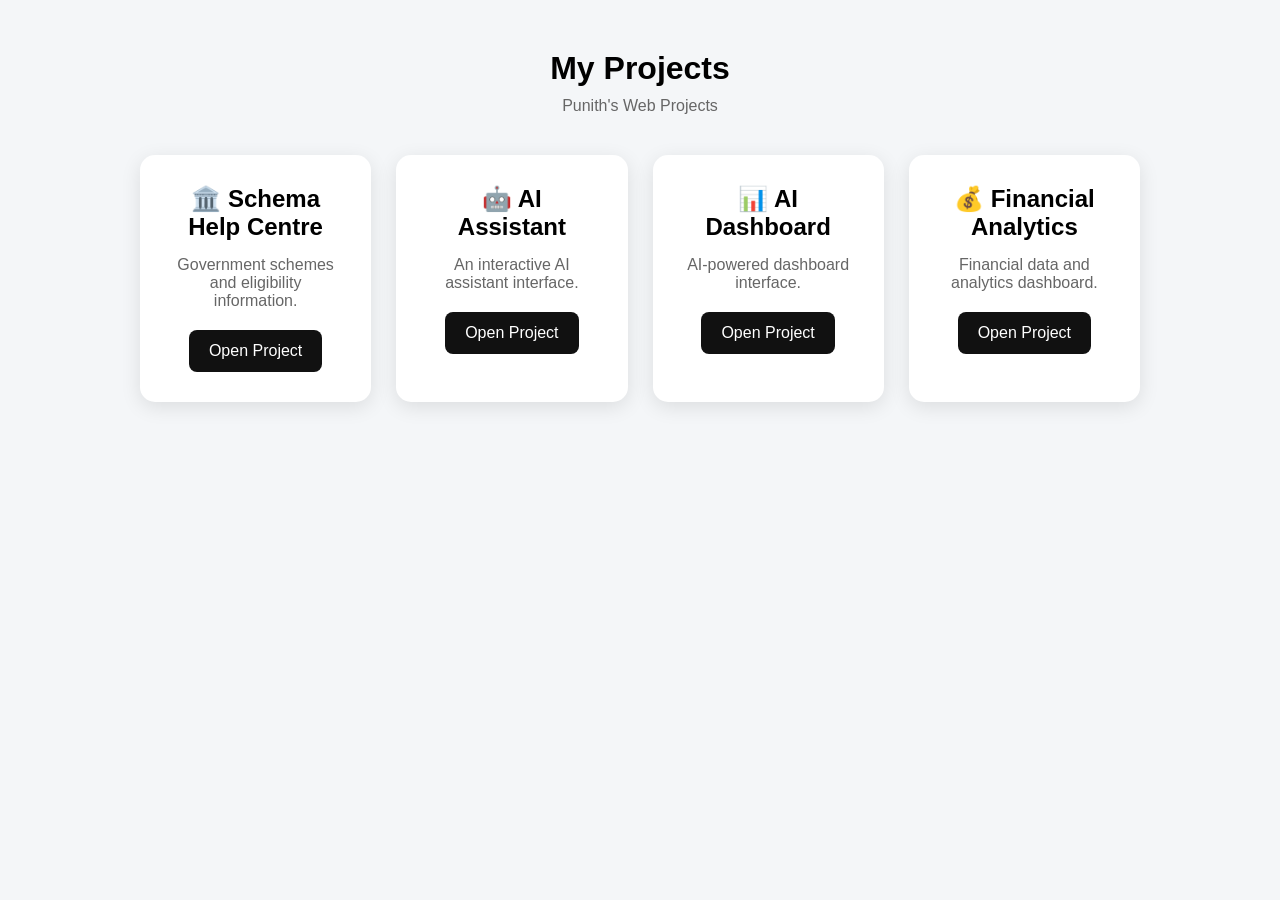
<file: index.html>
<!DOCTYPE html>
<html lang="en">
<head>
    <meta charset="UTF-8">
    <meta name="viewport" content="width=device-width, initial-scale=1.0">
    <title>My Projects</title>

    <style>
        * {
            box-sizing: border-box;
            margin: 0;
            padding: 0;
        }

        body {
            font-family: Arial, sans-serif;
            min-height: 100vh;
            background: #f4f6f8;
            padding: 50px 20px;
        }

        h1 {
            text-align: center;
            margin-bottom: 10px;
        }

        .subtitle {
            text-align: center;
            color: #666;
            margin-bottom: 40px;
        }

        .projects {
            max-width: 1000px;
            margin: auto;
            display: grid;
            grid-template-columns: repeat(auto-fit, minmax(220px, 1fr));
            gap: 25px;
        }

        .card {
            background: white;
            padding: 30px;
            border-radius: 15px;
            text-align: center;
            box-shadow: 0 5px 20px rgba(0,0,0,0.1);
        }

        .card h2 {
            margin-bottom: 15px;
        }

        .card p {
            color: #666;
            margin-bottom: 20px;
        }

        .card a {
            display: inline-block;
            padding: 12px 20px;
            background: #111;
            color: white;
            text-decoration: none;
            border-radius: 8px;
        }

        .card a:hover {
            background: #444;
        }
    </style>
</head>

<body>

    <h1>My Projects</h1>
    <p class="subtitle">Punith's Web Projects</p>

    <div class="projects">

        <div class="card">
            <h2>🏛️ Schema Help Centre</h2>
            <p>Government schemes and eligibility information.</p>
            <a href="./schema%20help%20centre.project/index.html">
                Open Project
            </a>
        </div>

        <div class="card">
            <h2>🤖 AI Assistant</h2>
            <p>An interactive AI assistant interface.</p>
            <a href="./Ui%20temelations%20project/ai-assistant/index.html">
                Open Project
            </a>
        </div>

        <div class="card">
            <h2>📊 AI Dashboard</h2>
            <p>AI-powered dashboard interface.</p>
            <a href="./Ui%20temelations%20project/ai-dashboard/index.html">
                Open Project
            </a>
        </div>

        <div class="card">
            <h2>💰 Financial Analytics</h2>
            <p>Financial data and analytics dashboard.</p>
            <a href="./Ui%20temelations%20project/financial-analytics/index.html">
                Open Project
            </a>
        </div>

    </div>

</body>
</html>
</file>
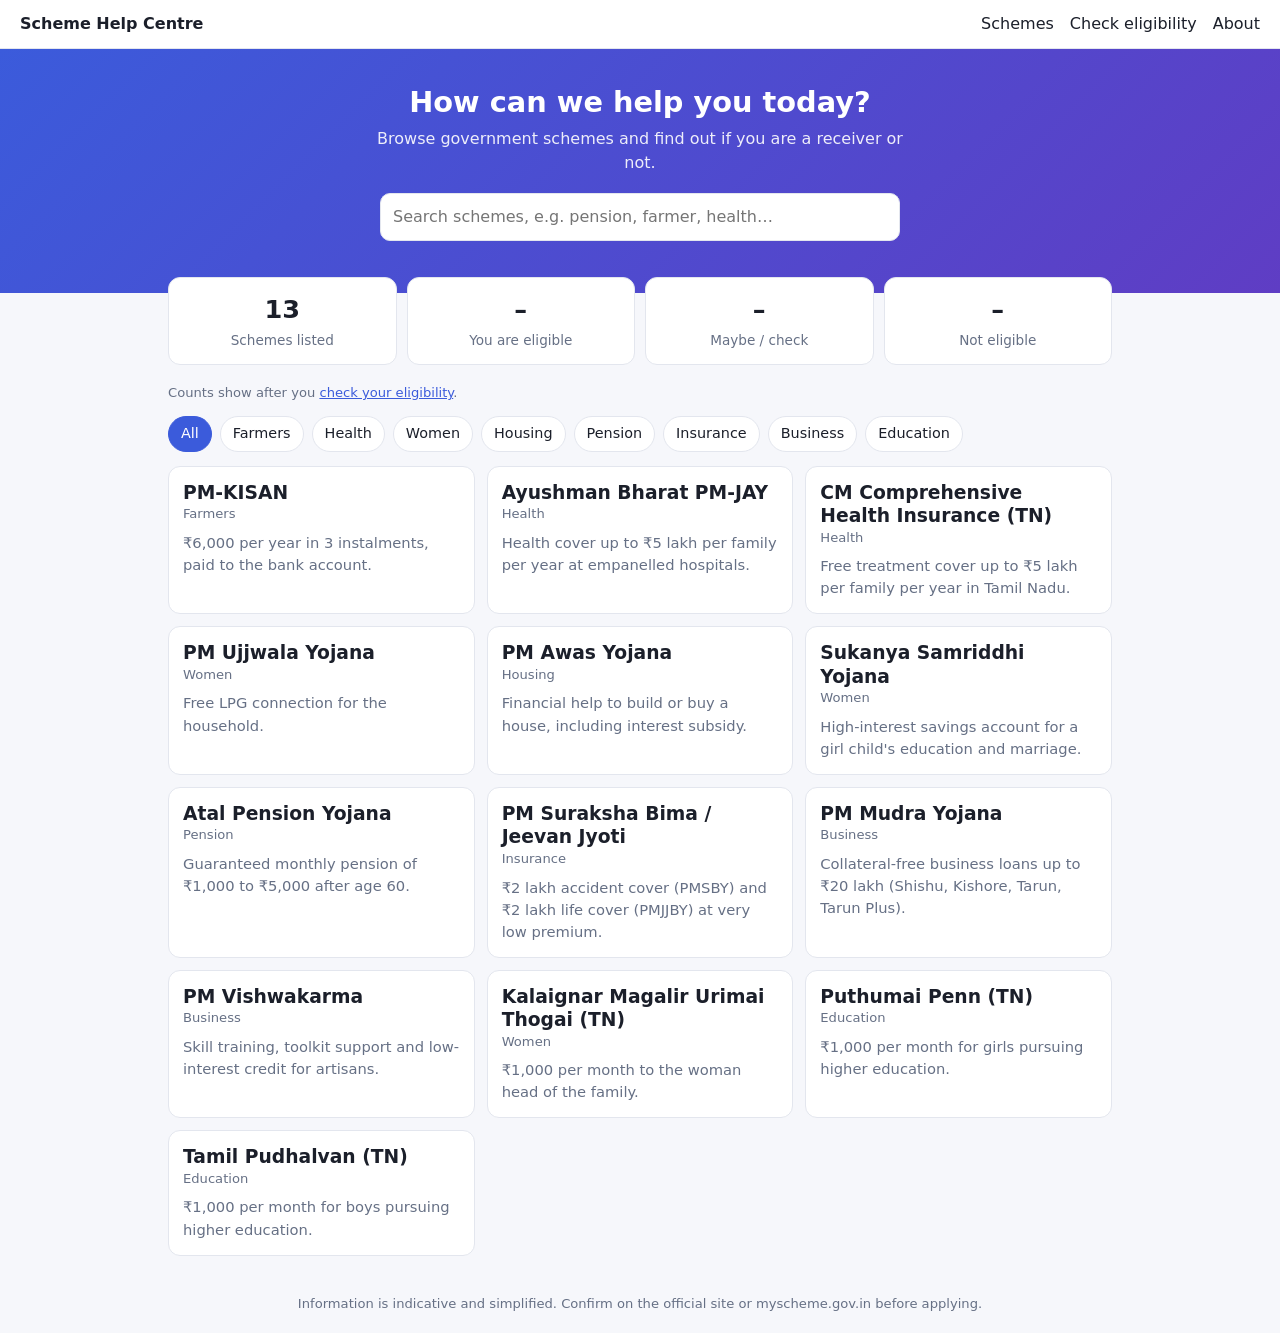
<file: schema help centre.project/index.html>
<!DOCTYPE html>
<html lang="en">
  <head>
    <meta charset="utf-8">
    <meta name="viewport" content="width=device-width, initial-scale=1">
    <title>Scheme Help Centre</title>
    <link rel="stylesheet" href="css/base.css">
    <link rel="stylesheet" href="css/layout.css">
    <link rel="stylesheet" href="css/components.css">
  </head>
  <body data-page="home">
    <div class="nav">
      <b>Scheme Help Centre</b>
      <a href="index.html">Schemes</a>
      <a href="eligibility.html">Check eligibility</a>
      <a href="about.html">About</a>
    </div>

    <div class="hero">
      <h1>How can we help you today?</h1>
      <p>Browse government schemes and find out if you are a receiver or not.</p>
      <div class="search">
        <input id="q" type="search" placeholder="Search schemes, e.g. pension, farmer, health…">
      </div>
    </div>

    <div class="wrap">
      <div class="stats">
        <div class="stat"><b id="sTotal">0</b><span>Schemes listed</span></div>
        <div class="stat"><b id="sYes">–</b><span>You are eligible</span></div>
        <div class="stat"><b id="sMaybe">–</b><span>Maybe / check</span></div>
        <div class="stat"><b id="sNo">–</b><span>Not eligible</span></div>
      </div>
      <p class="meta">Counts show after you <a href="eligibility.html">check your eligibility</a>.</p>

      <div class="chips" id="chips"></div>
      <div class="grid" id="list"></div>
    </div>

    <div class="footer">
      Information is indicative and simplified. Confirm on the official site or myscheme.gov.in before applying.
    </div>

    <script src="data/schemes.js"></script>
    <script src="data/rules.js"></script>
    <script src="js/storage.js"></script>
    <script src="js/eligibility.js"></script>
    <script src="js/render.js"></script>
    <script src="js/search.js"></script>
    <script src="js/main.js"></script>
  </body>
</html>
</file>
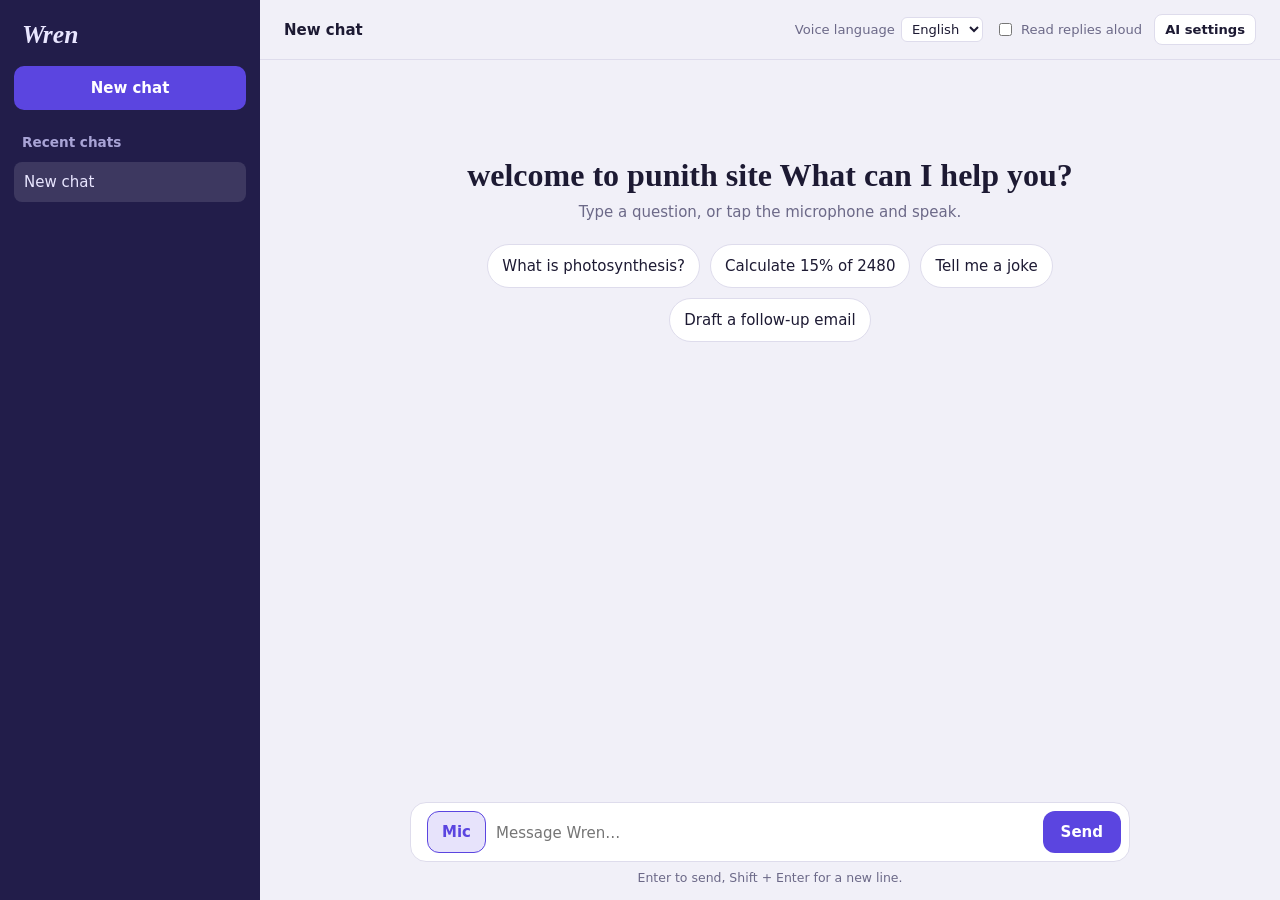
<file: Ui temelations project/ai-assistant/index.html>
<!DOCTYPE html>
<html lang="en">
  <head>
    <meta charset="utf-8">
    <meta name="viewport" content="width=device-width, initial-scale=1">
    <title>Wren – AI Assistant</title>
    <link rel="stylesheet" href="style.css">
  </head>
  <body>
    <aside class="sidebar" id="sidebar">
      <div class="brand">Wren</div>
      <button class="new-chat" id="newChat">New chat</button>
      <h2 class="side-title">Recent chats</h2>
      <ul class="history" id="history"></ul>
    </aside>

    <div class="chat">
      <header class="chat-head">
        <button class="menu-btn" id="menuBtn" aria-label="Toggle chat list">Chats</button>
        <span class="chat-title" id="chatTitle">New chat</span>

        <label class="tool">
          Voice language
          <select id="lang">
            <option value="en-IN">English</option>
            <option value="ta-IN">தமிழ்</option>
            <option value="hi-IN">हिन्दी</option>
          </select>
        </label>
        <label class="tool check">
          <input type="checkbox" id="speakToggle"> Read replies aloud
        </label>
        <button class="tool-btn" id="settingsBtn" type="button">AI settings</button>
      </header>

      <div class="settings" id="settings" hidden>
        <p>
          Without a key, Wren answers maths, time, jokes, drafts and general questions using Wikipedia.
          For full AI answers to anything, paste an Anthropic API key. It stays in this browser only.
        </p>
        <input id="keyInput" type="password" placeholder="Anthropic API key" aria-label="API key">
        <button class="send" id="keySave" type="button">Save</button>
        <button class="tool-btn" id="keyClear" type="button">Remove key</button>
        <span id="keyStatus"></span>
      </div>

      <div class="scroll" id="scroll">
        <section class="empty" id="empty">
          <h1> welcome to punith site What can I help you?</h1>
          <p>Type a question, or tap the microphone and speak.</p>
          <div class="suggestions" id="suggestions"></div>
        </section>
        <div class="messages" id="messages" aria-live="polite"></div>
      </div>

      <form class="composer" id="composer">
        <button class="mic" id="mic" type="button" aria-label="Speak your message" aria-pressed="false">Mic</button>
        <textarea id="prompt" rows="1" placeholder="Message Wren…" aria-label="Message"></textarea>
        <button class="send" id="send" type="submit">Send</button>
      </form>
      <p class="hint" id="hint">Enter to send, Shift + Enter for a new line.</p>
    </div>

    <script src="script.js"></script>
  </body>
</html>
</file>
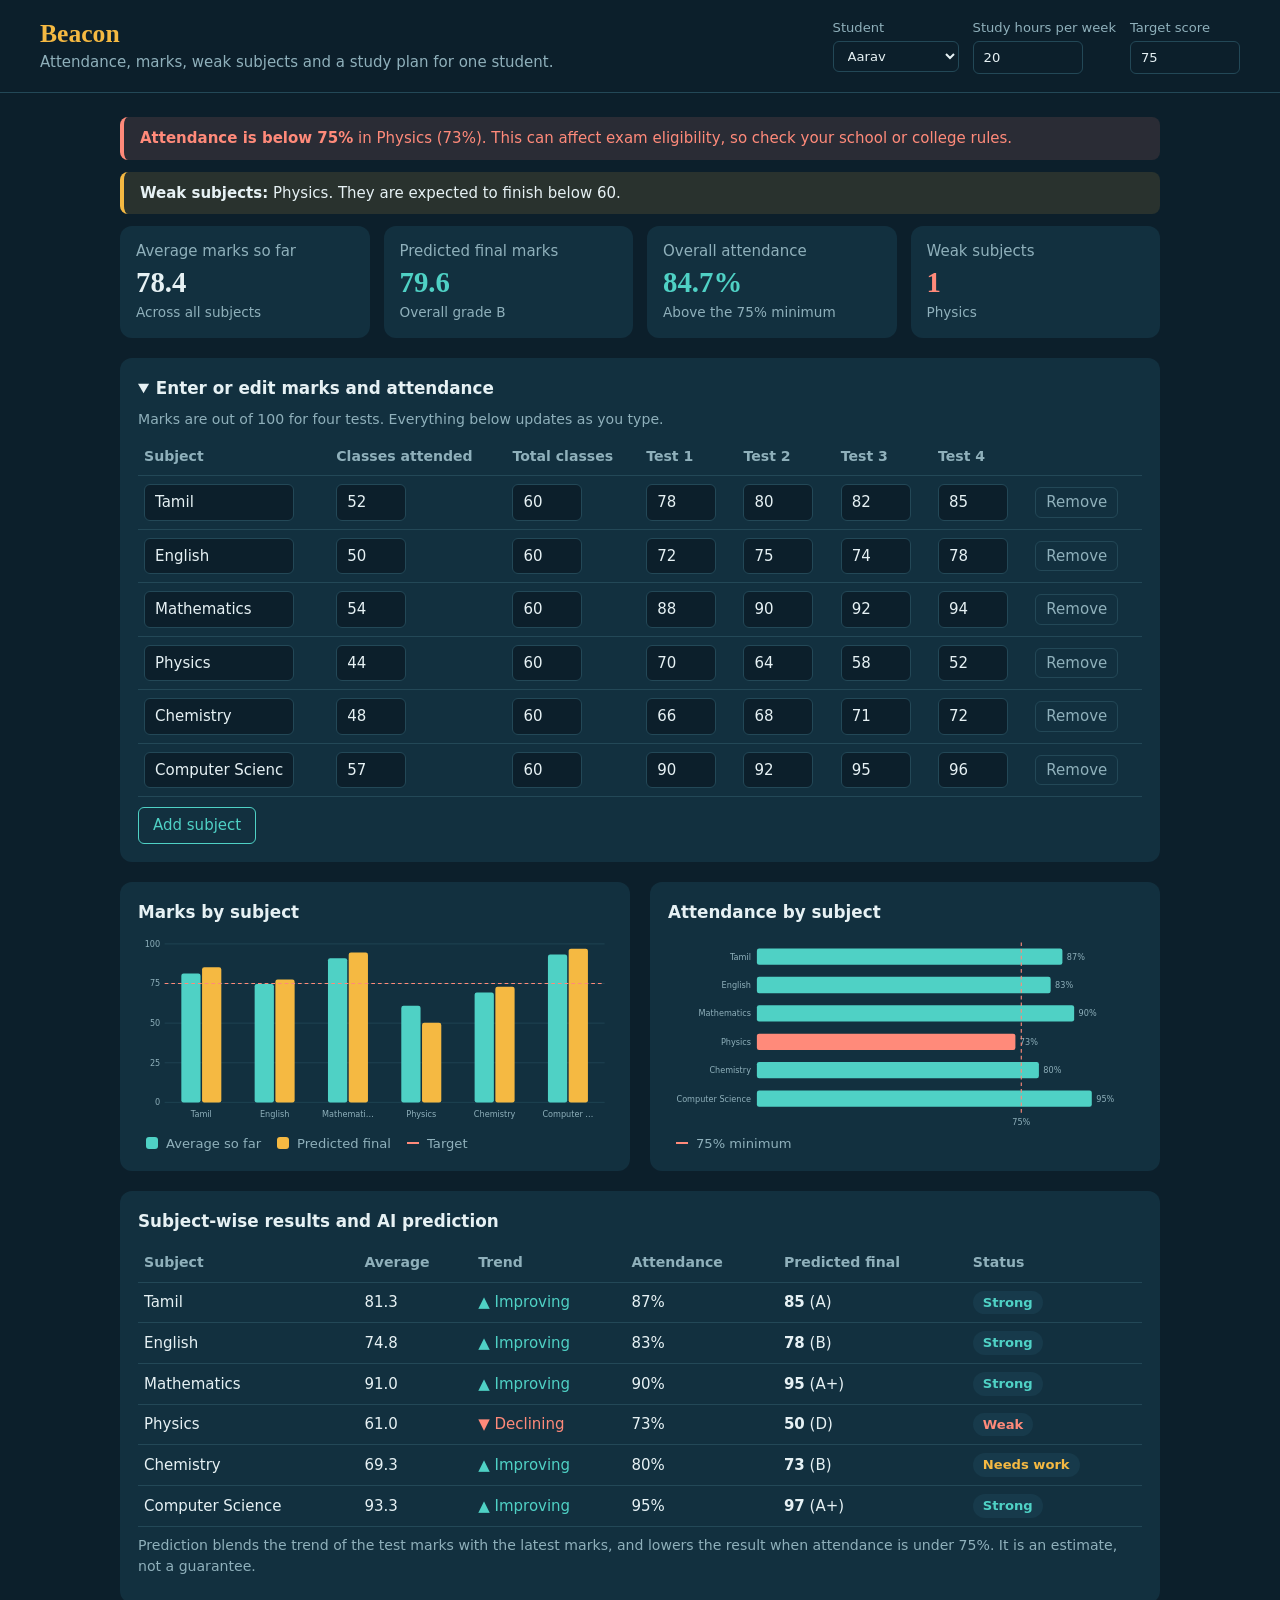
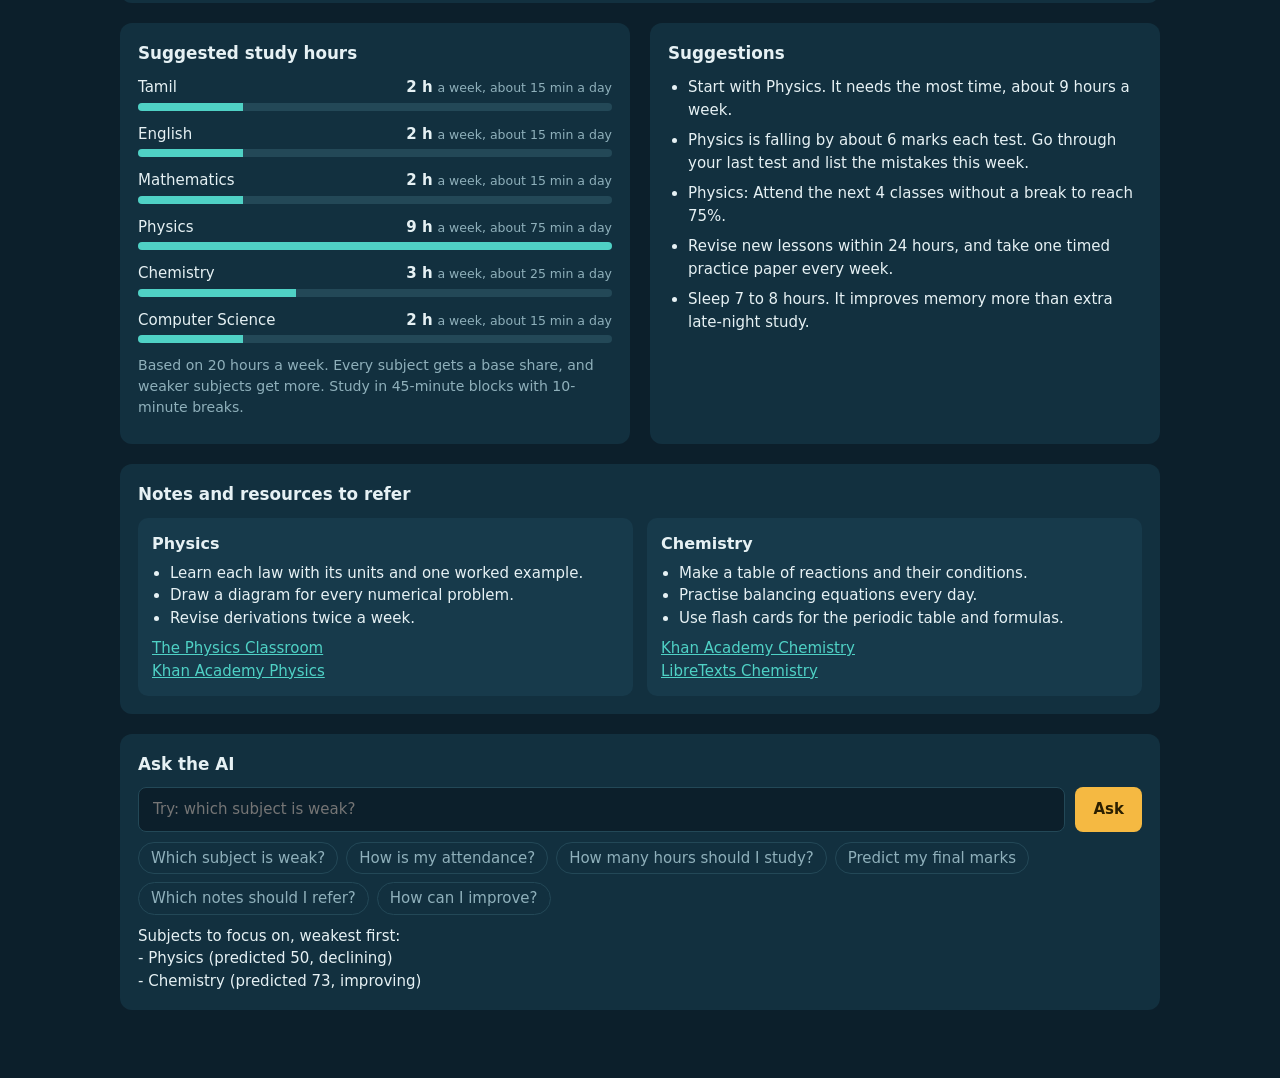
<file: Ui temelations project/ai-dashboard/index.html>
<!DOCTYPE html>
<html lang="en">
  <head>
    <meta charset="utf-8">
    <meta name="viewport" content="width=device-width, initial-scale=1">
    <title>Beacon – Student AI Dashboard</title>
    <link rel="stylesheet" href="style.css">
  </head>
  <body>
    <header class="top">
      <div>
        <h1>Beacon</h1>
        <p class="sub">Attendance, marks, weak subjects and a study plan for one student.</p>
      </div>

      <div class="controls">
        <label>Student
          <select id="student">
            <option value="aarav">Aarav</option>
            <option value="divya">Divya</option>
            <option value="karthik">Karthik</option>
            <option value="custom">My own data</option>
          </select>
        </label>
        <label>Study hours per week
          <input id="hours" type="number" min="1" max="80" value="20">
        </label>
        <label>Target score
          <input id="target" type="number" min="40" max="100" value="75">
        </label>
      </div>
    </header>

    <main class="page">
      <div id="alerts"></div>
      <section class="kpis" id="kpis" aria-label="Summary"></section>

      <details class="panel" id="editor" open>
        <summary>Enter or edit marks and attendance</summary>
        <p class="note">Marks are out of 100 for four tests. Everything below updates as you type.</p>
        <div class="table-scroll">
          <table class="edit">
            <thead>
              <tr>
                <th>Subject</th><th>Classes attended</th><th>Total classes</th>
                <th>Test 1</th><th>Test 2</th><th>Test 3</th><th>Test 4</th><th></th>
              </tr>
            </thead>
            <tbody id="editRows"></tbody>
          </table>
        </div>
        <button class="btn" id="addSubject" type="button">Add subject</button>
      </details>

      <div class="two-col">
        <section class="panel">
          <h2>Marks by subject</h2>
          <svg class="chart" id="marksChart" viewBox="0 0 640 260" role="img" aria-label="Marks by subject"></svg>
          <p class="legend"><i class="k teal"></i>Average so far <i class="k amber"></i>Predicted final <i class="k dash"></i>Target</p>
        </section>
        <section class="panel">
          <h2>Attendance by subject</h2>
          <svg class="chart" id="attChart" viewBox="0 0 640 260" role="img" aria-label="Attendance by subject"></svg>
          <p class="legend"><i class="k dash"></i>75% minimum</p>
        </section>
      </div>

      <section class="panel">
        <h2>Subject-wise results and AI prediction</h2>
        <div class="table-scroll" id="predTable"></div>
        <p class="note">Prediction blends the trend of the test marks with the latest marks, and lowers the result when attendance is under 75%. It is an estimate, not a guarantee.</p>
      </section>

      <div class="two-col">
        <section class="panel">
          <h2>Suggested study hours</h2>
          <div id="plan"></div>
        </section>
        <section class="panel">
          <h2>Suggestions</h2>
          <ul class="tips" id="tips"></ul>
        </section>
      </div>

      <section class="panel">
        <h2>Notes and resources to refer</h2>
        <div class="notes" id="notes"></div>
      </section>

      <section class="panel">
        <h2>Ask the AI</h2>
        <form class="ask-form" id="askForm">
          <input id="askInput" type="text" placeholder="Try: which subject is weak?" aria-label="Ask a question">
          <button class="primary" type="submit">Ask</button>
        </form>
        <div class="examples" id="examples"></div>
        <div class="answer" id="answer"></div>
      </section>
    </main>

    <script src="script.js"></script>
  </body>
</html>
</file>
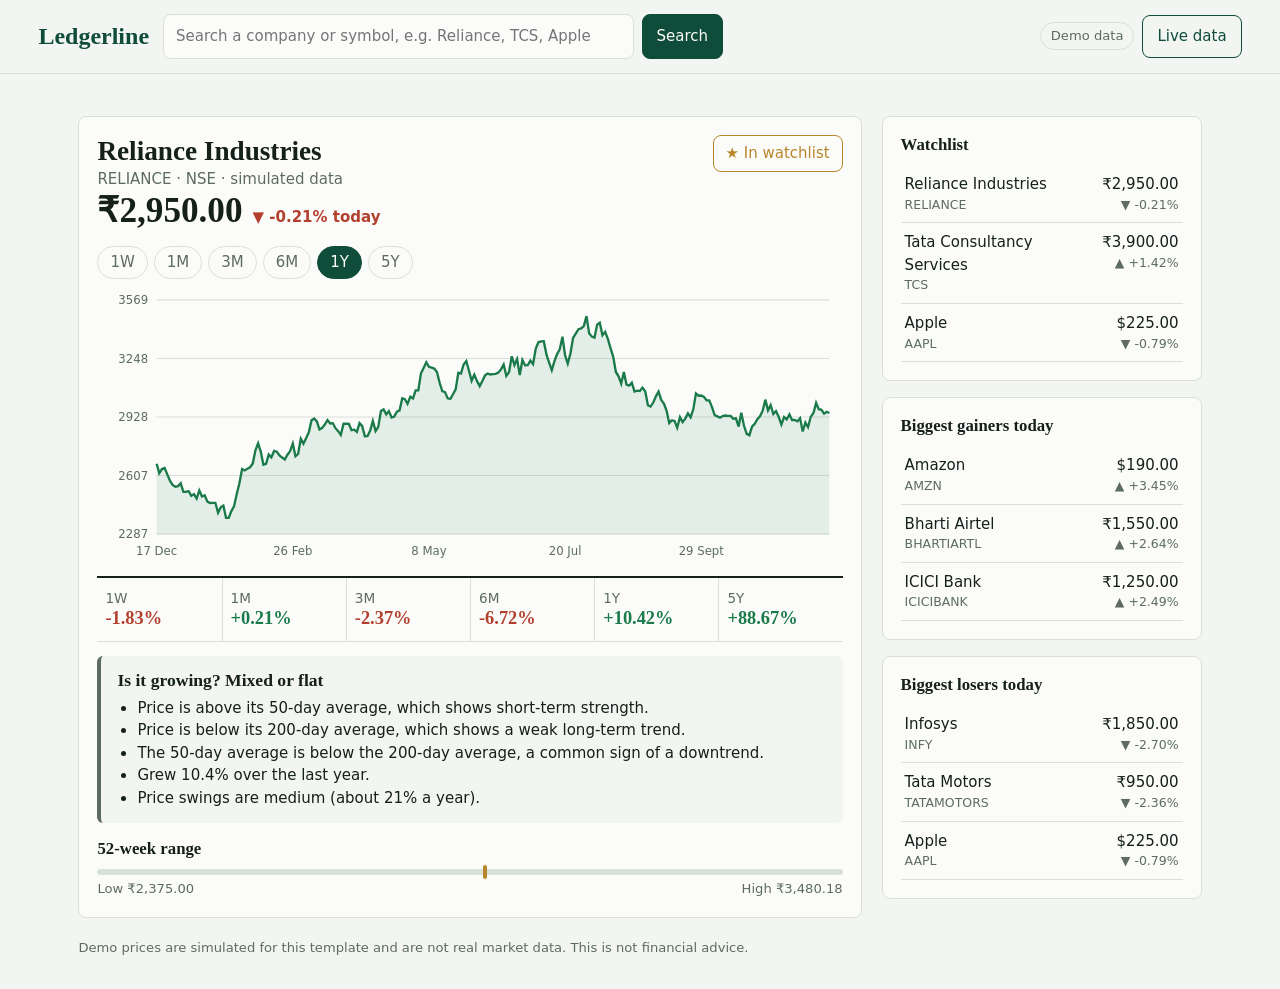
<file: Ui temelations project/financial-analytics/index.html>
<!DOCTYPE html>
<html lang="en">
  <head>
    <meta charset="utf-8">
    <meta name="viewport" content="width=device-width, initial-scale=1">
    <title>Ledgerline – Stock Analytics</title>
    <link rel="stylesheet" href="style.css">
  </head>
  <body>
    <header class="top">
      <div class="brand">Ledgerline</div>

      <form class="search-form" id="searchForm" autocomplete="off">
        <input id="search" type="search" placeholder="Search a company or symbol, e.g. Reliance, TCS, Apple" aria-label="Search company">
        <button class="btn solid" type="submit">Search</button>
        <ul class="suggest" id="suggest" hidden></ul>
      </form>

      <div class="mode">
        <span class="badge" id="modeBadge">Demo data</span>
        <button class="btn" id="keyBtn" type="button">Live data</button>
      </div>
    </header>

    <div class="key-panel" id="keyPanel" hidden>
      <p>
        To search any listed company with real prices, paste a free
        <a href="https://www.alphavantage.co/support/#api-key" target="_blank" rel="noopener">Alpha Vantage API key</a>.
        The key is stored only in this browser.
      </p>
      <input id="keyInput" type="text" placeholder="Alpha Vantage API key" aria-label="API key">
      <button class="btn solid" id="keySave" type="button">Save key</button>
      <button class="btn" id="keyClear" type="button">Use demo data</button>
    </div>

    <p class="message" id="message" role="status"></p>

    <main class="layout">
      <section class="panel detail" id="detail" aria-live="polite"></section>

      <aside class="side">
        <section class="panel">
          <h2>Watchlist</h2>
          <div id="watchlist"></div>
        </section>
        <section class="panel">
          <h2>Biggest gainers today</h2>
          <div id="gainers"></div>
        </section>
        <section class="panel">
          <h2>Biggest losers today</h2>
          <div id="losers"></div>
        </section>
      </aside>
    </main>

    <p class="foot">
      Demo prices are simulated for this template and are not real market data. This is not financial advice.
    </p>

    <script src="script.js"></script>
  </body>
</html>
</file>
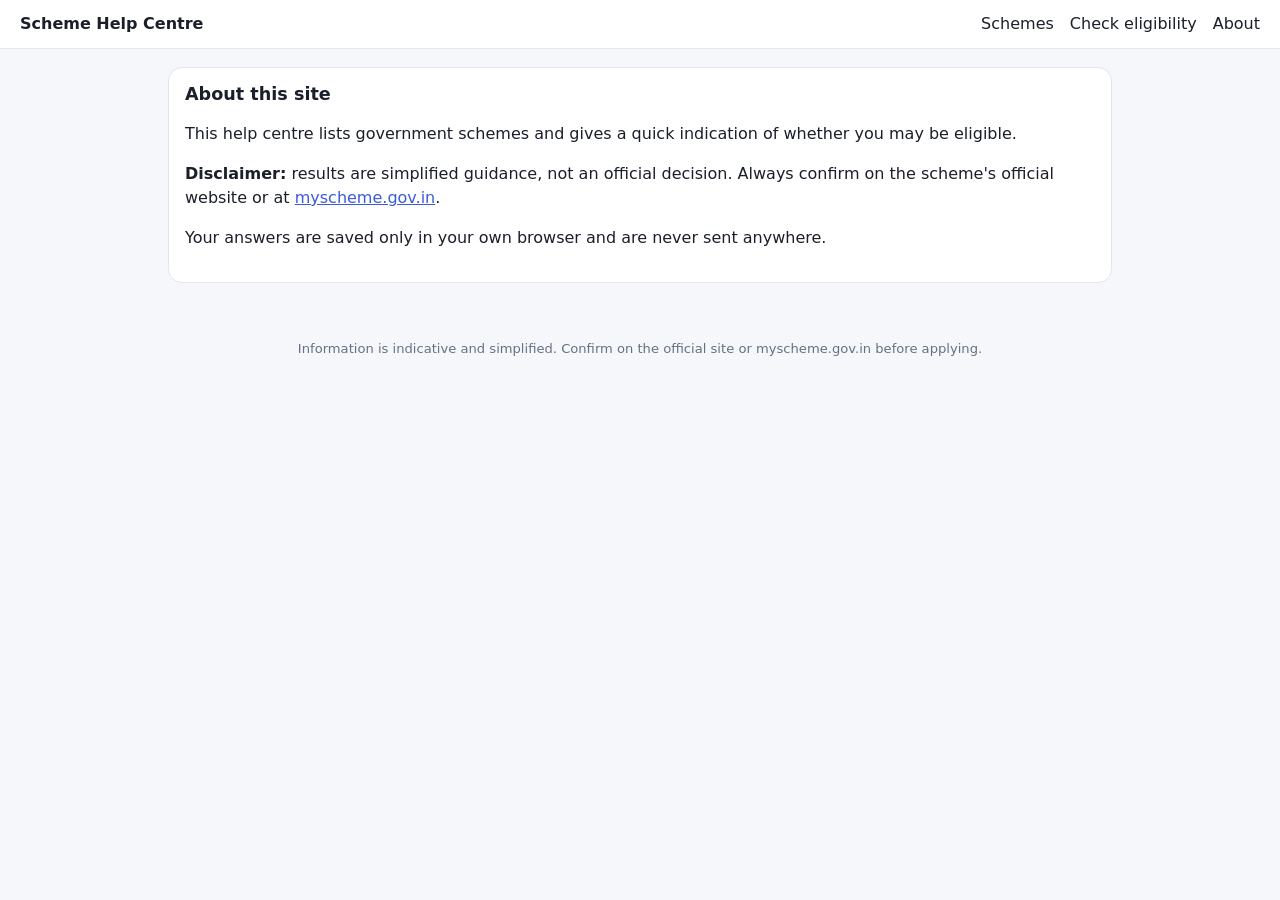
<file: schema help centre.project/about.html>
<!DOCTYPE html>
<html lang="en">
  <head>
    <meta charset="utf-8">
    <meta name="viewport" content="width=device-width, initial-scale=1">
    <title>About</title>
    <link rel="stylesheet" href="css/base.css">
    <link rel="stylesheet" href="css/layout.css">
    <link rel="stylesheet" href="css/components.css">
  </head>
  <body data-page="about">
    <div class="nav">
      <b>Scheme Help Centre</b>
      <a href="index.html">Schemes</a>
      <a href="eligibility.html">Check eligibility</a>
      <a href="about.html">About</a>
    </div>

    <div class="wrap">
      <div class="panel">
        <h2>About this site</h2>
        <p>This help centre lists government schemes and gives a quick indication of whether you may be eligible.</p>
        <p>
          <b>Disclaimer:</b> results are simplified guidance, not an official decision.
          Always confirm on the scheme's official website or at
          <a href="https://myscheme.gov.in" target="_blank" rel="noopener">myscheme.gov.in</a>.
        </p>
        <p>Your answers are saved only in your own browser and are never sent anywhere.</p>
      </div>
    </div>

    <div class="footer">
      Information is indicative and simplified. Confirm on the official site or myscheme.gov.in before applying.
    </div>
  </body>
</html>
</file>
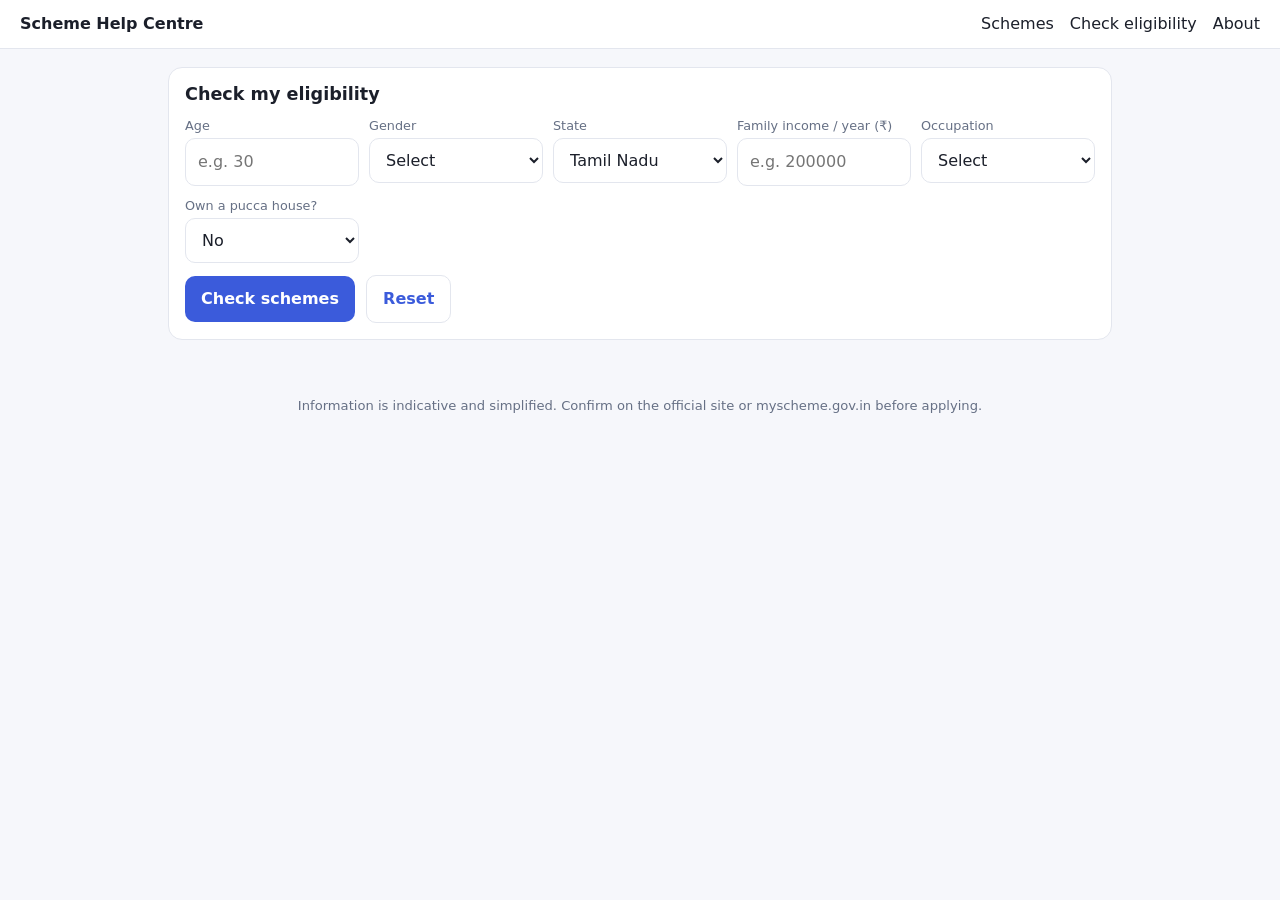
<file: schema help centre.project/eligibility.html>
<!DOCTYPE html>
<html lang="en">
  <head>
    <meta charset="utf-8">
    <meta name="viewport" content="width=device-width, initial-scale=1">
    <title>Check eligibility</title>
    <link rel="stylesheet" href="css/base.css">
    <link rel="stylesheet" href="css/layout.css">
    <link rel="stylesheet" href="css/components.css">
  </head>
  <body data-page="eligibility">
    <div class="nav">
      <b>Scheme Help Centre</b>
      <a href="index.html">Schemes</a>
      <a href="eligibility.html">Check eligibility</a>
      <a href="about.html">About</a>
    </div>

    <div class="wrap">
      <div class="panel">
        <h2>Check my eligibility</h2>

        <div class="form">
          <div>
            <label for="age">Age</label>
            <input id="age" type="number" min="0" max="110" placeholder="e.g. 30">
          </div>

          <div>
            <label for="gen">Gender</label>
            <select id="gen">
              <option value="">Select</option>
              <option value="f">Female</option>
              <option value="m">Male</option>
              <option value="o">Other</option>
            </select>
          </div>

          <div>
            <label for="st">State</label>
            <select id="st">
              <option value="tn">Tamil Nadu</option>
              <option value="ot">Other state</option>
            </select>
          </div>

          <div>
            <label for="inc">Family income / year (₹)</label>
            <input id="inc" type="number" min="0" placeholder="e.g. 200000">
          </div>

          <div>
            <label for="job">Occupation</label>
            <select id="job">
              <option value="">Select</option>
              <option value="farmer">Farmer</option>
              <option value="student">Student</option>
              <option value="self">Self-employed / business</option>
              <option value="sal">Salaried</option>
              <option value="home">Homemaker</option>
              <option value="other">Other</option>
            </select>
          </div>

          <div>
            <label for="house">Own a pucca house?</label>
            <select id="house">
              <option value="no">No</option>
              <option value="yes">Yes</option>
            </select>
          </div>
        </div>

        <button id="go">Check schemes</button>
        <button class="ghost" id="reset">Reset</button>
        <div id="summary"></div>
      </div>

      <div class="grid" id="list"></div>
    </div>

    <div class="footer">
      Information is indicative and simplified. Confirm on the official site or myscheme.gov.in before applying.
    </div>

    <script src="data/schemes.js"></script>
    <script src="data/rules.js"></script>
    <script src="js/storage.js"></script>
    <script src="js/eligibility.js"></script>
    <script src="js/render.js"></script>
    <script src="js/search.js"></script>
    <script src="js/main.js"></script>
  </body>
</html>
</file>
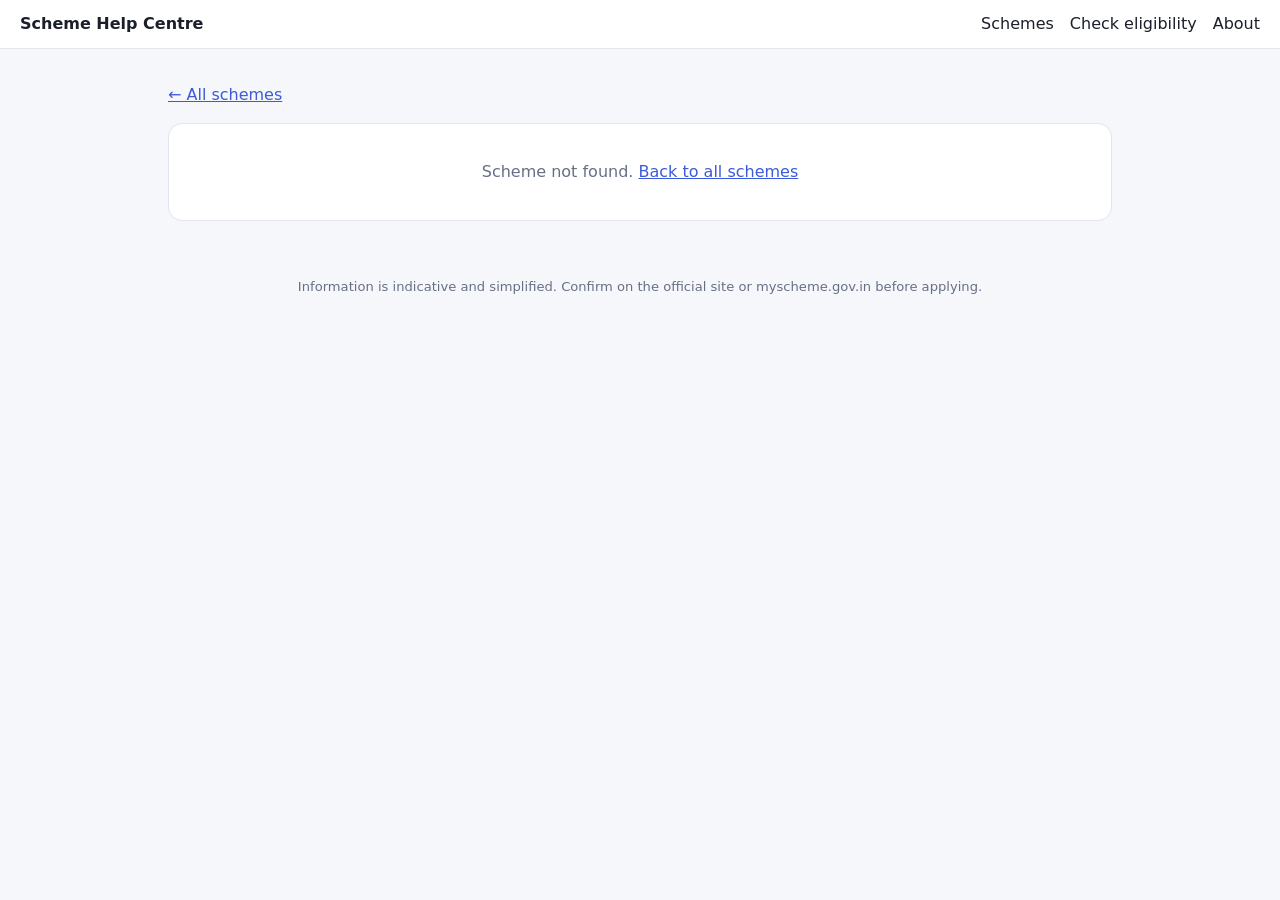
<file: schema help centre.project/scheme.html>
<!DOCTYPE html>
<html lang="en">
  <head>
    <meta charset="utf-8">
    <meta name="viewport" content="width=device-width, initial-scale=1">
    <title>Scheme details</title>
    <link rel="stylesheet" href="css/base.css">
    <link rel="stylesheet" href="css/layout.css">
    <link rel="stylesheet" href="css/components.css">
  </head>
  <body data-page="scheme">
    <div class="nav">
      <b>Scheme Help Centre</b>
      <a href="index.html">Schemes</a>
      <a href="eligibility.html">Check eligibility</a>
      <a href="about.html">About</a>
    </div>

    <div class="wrap">
      <p><a href="index.html">← All schemes</a></p>
      <div class="panel" id="detail"></div>
    </div>

    <div class="footer">
      Information is indicative and simplified. Confirm on the official site or myscheme.gov.in before applying.
    </div>

    <script src="data/schemes.js"></script>
    <script src="data/rules.js"></script>
    <script src="js/storage.js"></script>
    <script src="js/eligibility.js"></script>
    <script src="js/render.js"></script>
    <script src="js/search.js"></script>
    <script src="js/main.js"></script>
  </body>
</html>
</file>
<file: schema help centre.project/css/base.css>
:root {
  box-sizing: border-box;
  --bg: #f6f7fb;
  --card: #fff;
  --tx: #1b1f2a;
  --mut: #667085;
  --bd: #e3e6ee;
  --ac: #3b5bdb;
  --ok: #0b7a45;
  --okb: #dff5e8;
  --mb: #7a5a00;
  --mbb: #fff1cc;
  --no: #8a2b2b;
  --nob: #fbe3e3;
}

@media (prefers-color-scheme: dark) {
  :root {
    --bg: #12141a;
    --card: #1b1e27;
    --tx: #eef0f6;
    --mut: #9aa3b5;
    --bd: #2c3140;
    --ac: #8fa6ff;
    --ok: #7be0a8;
    --okb: #133524;
    --mb: #f2cf6b;
    --mbb: #3a2f0e;
    --no: #f1a3a3;
    --nob: #3b1a1a;
  }
}

* {
  box-sizing: border-box;
}

body {
  margin: 0;
  background: var(--bg);
  color: var(--tx);
  font: 16px/1.5 system-ui, -apple-system, "Segoe UI", Roboto, sans-serif;
}

a {
  color: var(--ac);
}

h1,
h2,
h3 {
  line-height: 1.25;
}
</file>
<file: schema help centre.project/css/layout.css>
.nav {
  display: flex;
  gap: 16px;
  align-items: center;
  flex-wrap: wrap;
  padding: 12px 20px;
  background: var(--card);
  border-bottom: 1px solid var(--bd);
}

.nav b {
  margin-right: auto;
}

.nav a {
  text-decoration: none;
  color: var(--tx);
}

.nav a:hover {
  color: var(--ac);
}

.hero {
  background: linear-gradient(135deg, #3b5bdb, #5f3dc4);
  color: #fff;
  padding: 36px 20px 52px;
  text-align: center;
}

.hero h1 {
  margin: 0 0 6px;
  font-size: 1.8rem;
}

.hero p {
  margin: 0 auto 18px;
  max-width: 560px;
  opacity: 0.9;
}

.search {
  max-width: 520px;
  margin: auto;
}

.wrap {
  max-width: 980px;
  margin: 0 auto;
  padding: 18px;
}

.stats {
  display: flex;
  gap: 10px;
  flex-wrap: wrap;
  margin: -34px 0 18px;
}

.grid {
  display: grid;
  grid-template-columns: repeat(auto-fill, minmax(280px, 1fr));
  gap: 12px;
}

.form {
  display: grid;
  grid-template-columns: repeat(auto-fit, minmax(150px, 1fr));
  gap: 10px;
}

.footer {
  text-align: center;
  color: var(--mut);
  font-size: 0.82rem;
  padding: 20px;
}
</file>
<file: schema help centre.project/css/components.css>
/* ---------- Forms ---------- */
input,
select {
  width: 100%;
  padding: 11px 12px;
  border-radius: 10px;
  border: 1px solid var(--bd);
  background: var(--card);
  color: var(--tx);
  font: inherit;
}

label {
  display: block;
  margin-bottom: 3px;
  font-size: 0.8rem;
  color: var(--mut);
}

/* ---------- Buttons ---------- */
button,
.btn {
  display: inline-block;
  margin-top: 12px;
  padding: 11px 16px;
  border: 0;
  border-radius: 10px;
  background: var(--ac);
  color: #fff;
  font: inherit;
  font-weight: 600;
  text-decoration: none;
  cursor: pointer;
}

button.ghost {
  margin-left: 6px;
  background: transparent;
  color: var(--ac);
  border: 1px solid var(--bd);
}

/* ---------- Stats and panels ---------- */
.stat {
  flex: 1 1 140px;
  padding: 12px 14px;
  background: var(--card);
  border: 1px solid var(--bd);
  border-radius: 12px;
  text-align: center;
}

.stat b {
  display: block;
  font-size: 1.6rem;
}

.stat span {
  color: var(--mut);
  font-size: 0.85rem;
}

.panel {
  margin-bottom: 18px;
  padding: 16px;
  background: var(--card);
  border: 1px solid var(--bd);
  border-radius: 14px;
}

.panel h2 {
  margin: 0 0 10px;
  font-size: 1.1rem;
}

/* ---------- Category chips ---------- */
.chips {
  display: flex;
  gap: 8px;
  flex-wrap: wrap;
  margin-bottom: 14px;
}

.chip {
  margin: 0;
  padding: 6px 12px;
  border: 1px solid var(--bd);
  border-radius: 99px;
  background: var(--card);
  color: var(--tx);
  font-size: 0.9rem;
  font-weight: 400;
}

.chip.on {
  background: var(--ac);
  color: #fff;
  border-color: var(--ac);
}

/* ---------- Scheme cards ---------- */
.card {
  display: block;
  padding: 14px;
  background: var(--card);
  border: 1px solid var(--bd);
  border-radius: 12px;
  color: var(--tx);
  text-decoration: none;
}

.card:hover {
  border-color: var(--ac);
}

.card h3 {
  margin: 0;
}

.card p {
  margin: 8px 0 0;
  font-size: 0.92rem;
  color: var(--mut);
}

.meta {
  color: var(--mut);
  font-size: 0.82rem;
}

/* ---------- Result badges ---------- */
.badge {
  display: inline-block;
  margin-top: 8px;
  padding: 2px 9px;
  border-radius: 99px;
  font-size: 0.75rem;
  font-weight: 600;
}

.yes {
  background: var(--okb);
  color: var(--ok);
}

.maybe {
  background: var(--mbb);
  color: var(--mb);
}

.no {
  background: var(--nob);
  color: var(--no);
}

.empty {
  grid-column: 1 / -1;
  padding: 20px;
  text-align: center;
  color: var(--mut);
}
</file>
<file: Ui temelations project/ai-assistant/style.css>
/* Wren – quiet lavender workspace, assistant replies sit directly on the page */
:root {
  --bg: #f1f0f8;
  --panel: #ffffff;
  --ink: #1d1a33;
  --muted: #6c6988;
  --line: #dedcec;
  --iris: #5b45e0;
  --iris-soft: #e7e3fb;
  --side: #221d4a;
  --side-ink: #e9e6ff;
}

* {
  box-sizing: border-box;
}

body {
  display: grid;
  grid-template-columns: 260px 1fr;
  height: 100vh;
  margin: 0;
  background: var(--bg);
  color: var(--ink);
  font: 15px/1.6 "Segoe UI", system-ui, -apple-system, Roboto, sans-serif;
}

button {
  font: inherit;
  cursor: pointer;
}

:focus-visible {
  outline: 2px solid var(--iris);
  outline-offset: 2px;
}

/* ---------- Sidebar ---------- */
.sidebar {
  display: flex;
  flex-direction: column;
  padding: 20px 14px;
  background: var(--side);
  color: var(--side-ink);
  overflow-y: auto;
}

.brand {
  margin-bottom: 16px;
  padding: 0 8px;
  font: italic 700 1.6rem Georgia, "Times New Roman", serif;
}

.new-chat {
  padding: 10px;
  background: var(--iris);
  border: 0;
  border-radius: 10px;
  color: #fff;
  font-weight: 600;
}

.side-title {
  margin: 22px 8px 8px;
  font-size: 0.85rem;
  font-weight: 600;
  color: #a9a4d6;
}

.history {
  margin: 0;
  padding: 0;
  list-style: none;
}

.history button {
  display: block;
  width: 100%;
  padding: 8px 10px;
  overflow: hidden;
  background: transparent;
  border: 0;
  border-radius: 8px;
  color: inherit;
  text-align: left;
  text-overflow: ellipsis;
  white-space: nowrap;
}

.history button:hover,
.history button.active {
  background: rgba(255, 255, 255, 0.12);
}

/* ---------- Chat area ---------- */
.chat {
  display: flex;
  flex-direction: column;
  min-width: 0;
  height: 100vh;
}

.chat-head {
  display: flex;
  gap: 12px;
  align-items: center;
  padding: 14px 24px;
  border-bottom: 1px solid var(--line);
  font-weight: 600;
}

.menu-btn {
  display: none;
  padding: 5px 10px;
  background: var(--panel);
  border: 1px solid var(--line);
  border-radius: 8px;
}

.scroll {
  flex: 1;
  padding: 24px;
  overflow-y: auto;
}

.empty {
  max-width: 640px;
  margin: 8vh auto 0;
  text-align: center;
}

.empty h1 {
  margin: 0 0 6px;
  font: 600 2rem/1.2 Georgia, "Times New Roman", serif;
}

.empty p {
  margin: 0 0 20px;
  color: var(--muted);
}

.suggestions {
  display: flex;
  flex-wrap: wrap;
  gap: 10px;
  justify-content: center;
}

.suggestions button {
  padding: 9px 14px;
  background: var(--panel);
  border: 1px solid var(--line);
  border-radius: 99px;
  color: var(--ink);
}

.suggestions button:hover {
  border-color: var(--iris);
  background: var(--iris-soft);
}

/* ---------- Messages ---------- */
.messages {
  max-width: 720px;
  margin: 0 auto;
}

.msg {
  margin-bottom: 22px;
}

.msg.user {
  display: flex;
  justify-content: flex-end;
}

.msg.user .text {
  max-width: 80%;
  padding: 9px 15px;
  background: var(--iris);
  border-radius: 18px 18px 4px 18px;
  color: #fff;
  white-space: pre-wrap;
}

.msg.ai .text {
  white-space: pre-wrap;
}

.msg.ai .text::before {
  content: "Wren";
  display: block;
  margin-bottom: 2px;
  font: italic 700 0.95rem Georgia, serif;
  color: var(--iris);
}

.typing {
  display: inline-flex;
  gap: 5px;
  padding: 6px 0;
}

.typing i {
  width: 7px;
  height: 7px;
  background: var(--muted);
  border-radius: 50%;
  animation: blink 1s infinite ease-in-out;
}

.typing i:nth-child(2) {
  animation-delay: 0.15s;
}

.typing i:nth-child(3) {
  animation-delay: 0.3s;
}

@keyframes blink {
  0%,
  80%,
  100% {
    opacity: 0.25;
  }
  40% {
    opacity: 1;
  }
}

/* ---------- Response card ---------- */
.card {
  margin-top: 10px;
  padding: 14px 16px;
  background: var(--panel);
  border: 1px solid var(--line);
  border-left: 4px solid var(--iris);
  border-radius: 10px;
}

.card h3 {
  margin: 0 0 6px;
  font-size: 1rem;
}

.card ul {
  margin: 0;
  padding-left: 20px;
}

.card pre {
  margin: 0;
  overflow-x: auto;
  font: 0.85rem/1.5 Consolas, "Courier New", monospace;
}

.actions {
  display: flex;
  gap: 8px;
  margin-top: 8px;
}

.actions button {
  padding: 3px 10px;
  background: transparent;
  border: 1px solid var(--line);
  border-radius: 6px;
  color: var(--muted);
  font-size: 0.82rem;
}

.actions button:hover {
  color: var(--iris);
  border-color: var(--iris);
}

/* ---------- Composer ---------- */
.composer {
  display: flex;
  gap: 10px;
  align-items: flex-end;
  width: calc(100% - 48px);
  max-width: 720px;
  margin: 0 auto;
  padding: 8px 8px 8px 16px;
  background: var(--panel);
  border: 1px solid var(--line);
  border-radius: 16px;
}

.composer:focus-within {
  border-color: var(--iris);
}

.composer textarea {
  flex: 1;
  max-height: 160px;
  padding: 8px 0;
  background: transparent;
  border: 0;
  outline: 0;
  color: var(--ink);
  font: inherit;
  resize: none;
}

.send {
  padding: 9px 18px;
  background: var(--iris);
  border: 0;
  border-radius: 12px;
  color: #fff;
  font-weight: 600;
}

.send:disabled {
  opacity: 0.5;
  cursor: not-allowed;
}

.hint {
  margin: 6px 0 12px;
  text-align: center;
  color: var(--muted);
  font-size: 0.78rem;
}

/* ---------- Responsive ---------- */
@media (max-width: 800px) {
  body {
    grid-template-columns: 1fr;
  }

  .sidebar {
    position: fixed;
    inset: 0 auto 0 0;
    z-index: 5;
    width: 260px;
    transform: translateX(-100%);
    transition: transform 0.2s;
  }

  body.sidebar-open .sidebar {
    transform: none;
  }

  .menu-btn {
    display: block;
  }
}

@media (prefers-reduced-motion: reduce) {
  .typing i,
  .sidebar {
    animation: none;
    transition: none;
  }
}

/* ---------- Voice and settings ---------- */
.chat-title {
  margin-right: auto;
}

.tool {
  display: flex;
  gap: 6px;
  align-items: center;
  color: var(--muted);
  font-size: 0.82rem;
  font-weight: 400;
}

.tool select {
  padding: 3px 6px;
  background: var(--panel);
  border: 1px solid var(--line);
  border-radius: 6px;
  color: var(--ink);
  font: inherit;
}

.tool-btn {
  padding: 4px 10px;
  background: var(--panel);
  border: 1px solid var(--line);
  border-radius: 8px;
  color: var(--ink);
  font-size: 0.82rem;
}

.chat-head {
  flex-wrap: wrap;
}

.settings {
  display: flex;
  flex-wrap: wrap;
  gap: 8px;
  align-items: center;
  padding: 10px 24px;
  background: var(--iris-soft);
  border-bottom: 1px solid var(--line);
}

.settings[hidden] {
  display: none;
}

.settings p {
  flex: 1 1 100%;
  margin: 0;
  font-size: 0.88rem;
}

.settings input {
  flex: 1;
  min-width: 200px;
  padding: 7px 10px;
  border: 1px solid var(--line);
  border-radius: 8px;
  font: inherit;
}

.mic {
  align-self: center;
  padding: 8px 14px;
  background: var(--iris-soft);
  border: 1px solid var(--iris);
  border-radius: 12px;
  color: var(--iris);
  font-weight: 600;
}

.mic[aria-pressed="true"] {
  background: #d93f4c;
  border-color: #d93f4c;
  color: #fff;
  animation: pulse 1.2s infinite;
}

.mic[hidden] {
  display: none;
}

@keyframes pulse {
  50% {
    opacity: 0.65;
  }
}

.card a {
  color: var(--iris);
}

.card p {
  margin: 0;
}
</file>
<file: Ui temelations project/ai-dashboard/style.css>
/* Beacon – deep teal control room with an amber signal colour */
:root {
  --bg: #0c1f2b;
  --panel: #12303f;
  --panel-2: #173a4b;
  --ink: #e6f1f4;
  --muted: #8fb0bb;
  --line: #234857;
  --teal: #4fd1c5;
  --amber: #f5b942;
  --red: #ff8a7a;
}

* {
  box-sizing: border-box;
}

body {
  margin: 0;
  background: var(--bg);
  color: var(--ink);
  font: 15px/1.5 "Segoe UI", system-ui, -apple-system, Roboto, sans-serif;
}

button,
input,
select {
  font: inherit;
}

button {
  cursor: pointer;
}

:focus-visible {
  outline: 2px solid var(--amber);
  outline-offset: 2px;
}

h1 {
  margin: 0;
  font: 700 1.6rem/1.2 Georgia, "Times New Roman", serif;
  color: var(--amber);
}

h2 {
  margin: 0 0 10px;
  font-size: 1.05rem;
}

/* ---------- Header ---------- */
.top {
  display: flex;
  flex-wrap: wrap;
  gap: 16px;
  align-items: center;
  justify-content: space-between;
  padding: 18px clamp(16px, 4vw, 40px);
  border-bottom: 1px solid var(--line);
}

.sub {
  margin: 2px 0 0;
  color: var(--muted);
}

.controls {
  display: flex;
  flex-wrap: wrap;
  gap: 14px;
}

.controls label {
  display: flex;
  flex-direction: column;
  gap: 3px;
  color: var(--muted);
  font-size: 0.82rem;
}

.controls input,
.controls select,
.edit input {
  padding: 6px 10px;
  background: var(--bg);
  border: 1px solid var(--line);
  border-radius: 6px;
  color: var(--ink);
}

.controls input {
  width: 110px;
}

/* ---------- Layout ---------- */
.page {
  max-width: 1120px;
  margin: 0 auto;
  padding: 24px clamp(16px, 4vw, 40px) 48px;
}

.panel {
  margin-bottom: 20px;
  padding: 18px;
  background: var(--panel);
  border-radius: 12px;
}

summary {
  cursor: pointer;
  font-size: 1.05rem;
  font-weight: 600;
}

.note {
  margin: 8px 0;
  color: var(--muted);
  font-size: 0.88rem;
}

.two-col {
  display: grid;
  grid-template-columns: 1fr 1fr;
  gap: 20px;
}

.two-col .panel {
  margin-bottom: 20px;
}

/* ---------- Alerts ---------- */
.alert {
  margin-bottom: 12px;
  padding: 10px 16px;
  background: rgba(245, 185, 66, 0.12);
  border-left: 4px solid var(--amber);
  border-radius: 8px;
}

.alert.bad {
  background: rgba(255, 138, 122, 0.12);
  border-color: var(--red);
}

.alert p {
  margin: 0;
}

/* ---------- Key figures ---------- */
.kpis {
  display: grid;
  grid-template-columns: repeat(auto-fit, minmax(220px, 1fr));
  gap: 14px;
  margin-bottom: 20px;
}

.kpi {
  padding: 14px 16px;
  background: var(--panel);
  border-radius: 12px;
}

.kpi-label {
  color: var(--muted);
}

.kpi-value {
  display: block;
  margin: 2px 0;
  font: 600 1.8rem/1.2 Georgia, "Times New Roman", serif;
}

.kpi-note {
  font-size: 0.85rem;
  color: var(--muted);
}

.good {
  color: var(--teal);
}

.warn {
  color: var(--amber);
}

.bad {
  color: var(--red);
}

/* ---------- Tables ---------- */
.table-scroll {
  overflow-x: auto;
}

table {
  width: 100%;
  border-collapse: collapse;
}

th,
td {
  padding: 8px 6px;
  border-bottom: 1px solid var(--line);
  text-align: left;
  white-space: nowrap;
}

th {
  color: var(--muted);
  font-weight: 600;
  font-size: 0.88rem;
}

.edit input {
  width: 70px;
}

.edit input[data-f="name"] {
  width: 150px;
}

.pill {
  display: inline-block;
  padding: 2px 10px;
  border-radius: 99px;
  background: var(--panel-2);
  font-size: 0.82rem;
  font-weight: 600;
}

.pill.good {
  color: var(--teal);
}

.pill.warn {
  color: var(--amber);
}

.pill.bad {
  color: var(--red);
}

/* ---------- Buttons and forms ---------- */
.btn {
  margin-top: 10px;
  padding: 6px 14px;
  background: transparent;
  border: 1px solid var(--teal);
  border-radius: 6px;
  color: var(--teal);
}

.btn.small {
  margin: 0;
  padding: 3px 10px;
  border-color: var(--line);
  color: var(--muted);
}

.primary {
  padding: 10px 18px;
  background: var(--amber);
  border: 0;
  border-radius: 8px;
  color: #2b1f00;
  font-weight: 600;
}

.ask-form {
  display: flex;
  gap: 10px;
}

.ask-form input {
  flex: 1;
  min-width: 0;
  padding: 10px 14px;
  background: var(--bg);
  border: 1px solid var(--line);
  border-radius: 8px;
  color: var(--ink);
}

.examples {
  display: flex;
  flex-wrap: wrap;
  gap: 8px;
  margin: 10px 0;
}

.examples button {
  padding: 4px 12px;
  background: transparent;
  border: 1px solid var(--line);
  border-radius: 99px;
  color: var(--muted);
}

.examples button:hover {
  border-color: var(--teal);
  color: var(--teal);
}

.answer {
  white-space: pre-line;
}

/* ---------- Charts ---------- */
.chart {
  display: block;
  width: 100%;
  height: auto;
}

.chart text {
  fill: var(--muted);
  font-size: 11px;
}

.legend {
  display: flex;
  flex-wrap: wrap;
  gap: 8px;
  align-items: center;
  margin: 6px 0 0;
  color: var(--muted);
  font-size: 0.82rem;
}

.k {
  display: inline-block;
  width: 12px;
  height: 12px;
  margin-left: 8px;
  border-radius: 3px;
}

.k.teal {
  background: var(--teal);
}

.k.amber {
  background: var(--amber);
}

.k.dash {
  height: 0;
  border-top: 2px dashed var(--red);
  border-radius: 0;
}

/* ---------- Study plan, tips, notes ---------- */
.plan-row {
  margin-bottom: 12px;
}

.plan-row .top-line {
  display: flex;
  justify-content: space-between;
  gap: 8px;
}

.plan-row small {
  color: var(--muted);
}

.bar {
  display: block;
  height: 8px;
  margin-top: 4px;
  background: var(--line);
  border-radius: 4px;
  overflow: hidden;
}

.bar i {
  display: block;
  height: 100%;
  background: var(--teal);
}

.tips {
  margin: 0;
  padding-left: 20px;
}

.tips li {
  margin-bottom: 8px;
}

.notes {
  display: grid;
  grid-template-columns: repeat(auto-fit, minmax(260px, 1fr));
  gap: 14px;
}

.note-card {
  padding: 14px;
  background: var(--panel-2);
  border-radius: 10px;
}

.note-card h3 {
  margin: 0 0 6px;
  font-size: 1rem;
}

.note-card ul {
  margin: 0 0 8px;
  padding-left: 18px;
}

.note-card a {
  color: var(--teal);
}

.empty {
  color: var(--muted);
}

/* ---------- Responsive ---------- */
@media (max-width: 860px) {
  .two-col {
    grid-template-columns: 1fr;
  }

  .ask-form {
    flex-direction: column;
  }
}
</file>
<file: Ui temelations project/financial-analytics/style.css>
/* Ledgerline – ink on cool paper, with a brass highlight */
:root {
  --paper: #f2f5f1;
  --surface: #fbfcfa;
  --ink: #16201b;
  --muted: #5d6b63;
  --line: #d9e0da;
  --forest: #0f4c3a;
  --brass: #b8862b;
  --up: #1b7a4a;
  --down: #b3402f;
  --serif: "Iowan Old Style", "Palatino Linotype", Georgia, serif;
  --sans: system-ui, -apple-system, "Segoe UI", Roboto, sans-serif;
}

@media (prefers-color-scheme: dark) {
  :root {
    --paper: #0f1713;
    --surface: #16201b;
    --ink: #e8efe9;
    --muted: #93a49a;
    --line: #26352d;
    --forest: #5fd0a3;
    --brass: #e0b04f;
    --up: #5fd0a3;
    --down: #f08a78;
  }
}

* {
  box-sizing: border-box;
}

body {
  margin: 0;
  background: var(--paper);
  color: var(--ink);
  font: 15px/1.5 var(--sans);
}

button,
input {
  font: inherit;
}

button {
  color: inherit;
  cursor: pointer;
}

:focus-visible {
  outline: 2px solid var(--brass);
  outline-offset: 2px;
}

h2 {
  margin: 0 0 10px;
  font: 600 1.05rem var(--serif);
}

a {
  color: var(--forest);
}

/* ---------- Header ---------- */
.top {
  display: flex;
  flex-wrap: wrap;
  gap: 14px;
  align-items: center;
  padding: 14px clamp(16px, 3vw, 40px);
  border-bottom: 1px solid var(--line);
}

.brand {
  font: 700 1.5rem var(--serif);
  color: var(--forest);
}

.search-form {
  position: relative;
  display: flex;
  flex: 1;
  gap: 8px;
  min-width: 260px;
  max-width: 560px;
}

.search-form input {
  flex: 1;
  min-width: 0;
  padding: 10px 12px;
  background: var(--surface);
  border: 1px solid var(--line);
  border-radius: 8px;
  color: var(--ink);
}

.btn {
  padding: 9px 14px;
  background: transparent;
  border: 1px solid var(--forest);
  border-radius: 8px;
  color: var(--forest);
}

.btn.solid,
.btn:hover {
  background: var(--forest);
  color: var(--surface);
}

.suggest {
  position: absolute;
  top: 100%;
  left: 0;
  right: 70px;
  z-index: 5;
  margin: 4px 0 0;
  padding: 4px;
  list-style: none;
  background: var(--surface);
  border: 1px solid var(--line);
  border-radius: 8px;
  box-shadow: 0 8px 24px rgba(0, 0, 0, 0.12);
}

.suggest[hidden] {
  display: none;
}

.suggest button {
  display: flex;
  justify-content: space-between;
  width: 100%;
  padding: 8px 10px;
  background: none;
  border: 0;
  border-radius: 6px;
  text-align: left;
}

.suggest button:hover {
  background: var(--paper);
}

.suggest small {
  color: var(--muted);
}

.mode {
  display: flex;
  gap: 8px;
  align-items: center;
  margin-left: auto;
}

.badge {
  padding: 3px 10px;
  border: 1px solid var(--line);
  border-radius: 99px;
  color: var(--muted);
  font-size: 0.82rem;
}

.badge.live {
  border-color: var(--up);
  color: var(--up);
}

.key-panel {
  display: flex;
  flex-wrap: wrap;
  gap: 10px;
  align-items: center;
  padding: 12px clamp(16px, 3vw, 40px);
  background: var(--surface);
  border-bottom: 1px solid var(--line);
}

.key-panel[hidden] {
  display: none;
}

.key-panel p {
  flex: 1 1 100%;
  margin: 0;
  color: var(--muted);
}

.key-panel input {
  flex: 1;
  min-width: 200px;
  padding: 8px 10px;
  background: var(--paper);
  border: 1px solid var(--line);
  border-radius: 6px;
  color: var(--ink);
}

.message {
  min-height: 1.5em;
  margin: 10px clamp(16px, 3vw, 40px) 0;
  color: var(--down);
}

/* ---------- Layout ---------- */
.layout {
  display: grid;
  grid-template-columns: 1fr 320px;
  gap: 20px;
  max-width: 1200px;
  margin: 0 auto;
  padding: 10px clamp(16px, 3vw, 40px) 20px;
}

.panel {
  padding: 18px;
  background: var(--surface);
  border: 1px solid var(--line);
  border-radius: 8px;
}

.side .panel + .panel {
  margin-top: 16px;
}

.foot {
  max-width: 1200px;
  margin: 0 auto;
  padding: 0 clamp(16px, 3vw, 40px) 32px;
  color: var(--muted);
  font-size: 0.82rem;
}

/* ---------- Stock detail ---------- */
.stock-head {
  display: flex;
  flex-wrap: wrap;
  gap: 10px;
  align-items: flex-start;
  justify-content: space-between;
}

.stock-head h1 {
  margin: 0;
  font: 600 1.7rem/1.2 var(--serif);
}

.symbol {
  color: var(--muted);
}

.price {
  font: 600 2.2rem/1.2 var(--serif);
}

.change {
  margin-left: 10px;
  font-weight: 600;
}

.up {
  color: var(--up);
}

.down {
  color: var(--down);
}

.star {
  padding: 6px 12px;
  background: transparent;
  border: 1px solid var(--line);
  border-radius: 8px;
}

.star.on {
  border-color: var(--brass);
  color: var(--brass);
}

.periods {
  display: flex;
  gap: 6px;
  margin: 14px 0 6px;
}

.periods button {
  padding: 4px 12px;
  background: transparent;
  border: 1px solid var(--line);
  border-radius: 99px;
  color: var(--muted);
}

.periods button[aria-pressed="true"] {
  background: var(--forest);
  border-color: var(--forest);
  color: var(--surface);
}

.chart-wrap {
  position: relative;
}

#chart {
  display: block;
  width: 100%;
  height: auto;
}

#chart text {
  fill: var(--muted);
  font-size: 11px;
}

.tooltip {
  position: absolute;
  top: 6px;
  padding: 6px 10px;
  background: var(--ink);
  color: var(--paper);
  border-radius: 6px;
  font-size: 0.82rem;
  pointer-events: none;
  transform: translateX(-50%);
  white-space: nowrap;
}

.tooltip[hidden] {
  display: none;
}

/* ---------- Growth and verdict ---------- */
.growth {
  display: grid;
  grid-template-columns: repeat(auto-fit, minmax(90px, 1fr));
  margin: 14px 0;
  border-top: 2px solid var(--ink);
  border-bottom: 1px solid var(--line);
}

.growth div {
  padding: 10px 8px;
}

.growth div + div {
  border-left: 1px solid var(--line);
}

.growth span {
  display: block;
  color: var(--muted);
  font-size: 0.85rem;
}

.growth strong {
  font: 600 1.15rem var(--serif);
}

.verdict {
  padding: 14px 16px;
  border-left: 4px solid var(--muted);
  background: var(--paper);
  border-radius: 6px;
}

.verdict.growing {
  border-color: var(--up);
}

.verdict.declining {
  border-color: var(--down);
}

.verdict h3 {
  margin: 0 0 6px;
  font: 600 1.1rem var(--serif);
}

.verdict ul {
  margin: 0;
  padding-left: 20px;
}

.range-bar {
  position: relative;
  height: 6px;
  margin: 8px 0 4px;
  background: var(--line);
  border-radius: 3px;
}

.range-bar i {
  position: absolute;
  top: -4px;
  width: 4px;
  height: 14px;
  background: var(--brass);
  border-radius: 2px;
}

.range-labels {
  display: flex;
  justify-content: space-between;
  color: var(--muted);
  font-size: 0.82rem;
}

.empty {
  color: var(--muted);
}

/* ---------- Lists ---------- */
.row {
  display: flex;
  justify-content: space-between;
  gap: 8px;
  width: 100%;
  padding: 8px 4px;
  background: none;
  border: 0;
  border-bottom: 1px solid var(--line);
  text-align: left;
}

.row:hover {
  background: var(--paper);
}

.row small {
  display: block;
  color: var(--muted);
}

.row .num {
  text-align: right;
  white-space: nowrap;
}

/* ---------- Responsive ---------- */
@media (max-width: 900px) {
  .layout {
    grid-template-columns: 1fr;
  }

  .mode {
    margin-left: 0;
  }
}
</file>
